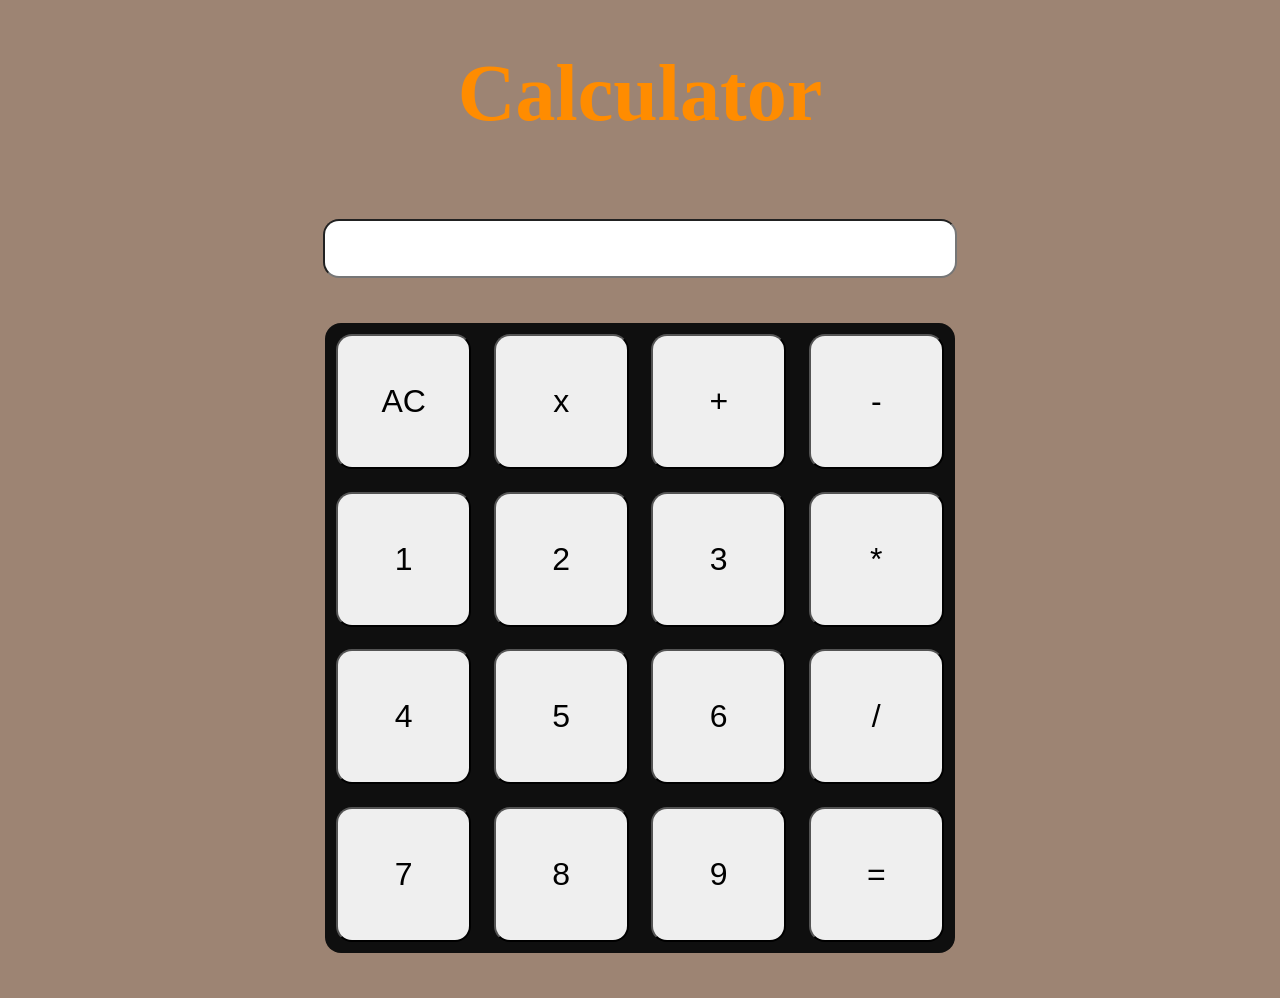
<file: Level-1/Calculator/index.html>
<!DOCTYPE html>
<html lang="en">
<head>
    <meta charset="UTF-8">
    <meta name="viewport" content="width=device-width, initial-scale=1.0">
    <title>Calculator</title>
    <link rel="stylesheet" href="calculator.css">
</head>
<body>
    <div class="heading">
        <h1>Calculator</h1>
        <div class="input"><input type="text"></div>
        <div class="container">
            <div class="calculator">
                
                <button class="box">AC</button>
                <button class="box">x</button>
                <button class="box">+</button>
                <button class="box">-</button>
                <button class="box">1</button>
                <button class="box">2</button>
                <button class="box">3</button>
                <button class="box">*</button>
                <button class="box">4</button>
                <button class="box">5</button>
                <button class="box">6</button>
                <button class="box">/</button>
                <button class="box">7</button>
                <button class="box">8</button>
                <button class="box">9</button>
                <button class="box">=</button>
            </div>

        </div>
    </div>
    <script src="calculator.js"></script>
</body>
</html>
</file>
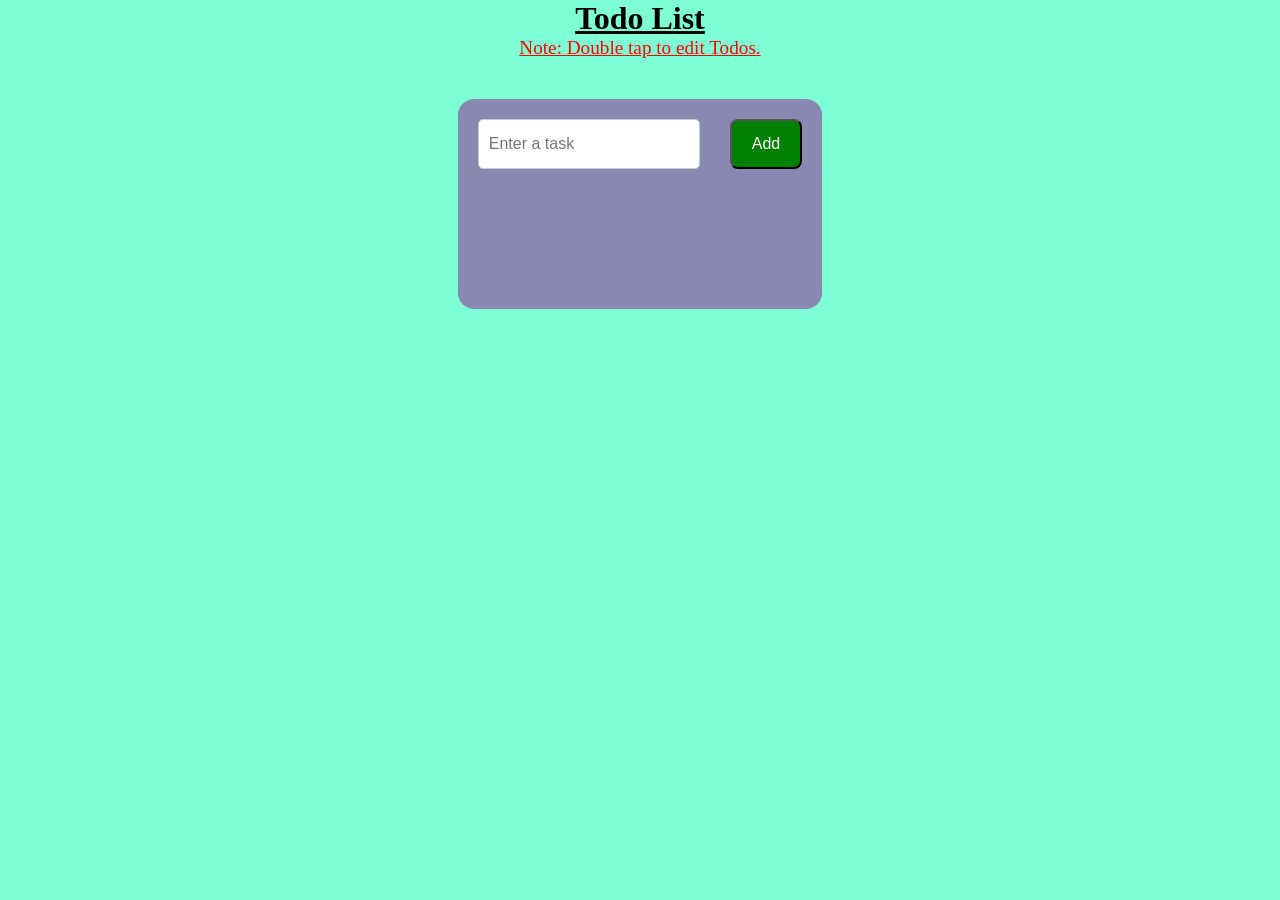
<file: Level-1/TodoList/index.html>
<!DOCTYPE html>
<html lang="en">
<head>
    <meta charset="UTF-8">
    <meta name="viewport" content="width=device-width, initial-scale=1.0">
    <title>Todo List</title>
    <link rel="stylesheet" href="todo.css">
</head>
<body>
    <h1>Todo List</h1>
    <p>Note: Double tap to edit Todos.</p>
    <div class="main">

        <div class="container">
            <div class="todo">
            <input type="text" id="todoInput" placeholder="Enter a task">
            <button id="addTodoButton">Add</button>
        </div>

        <div class="items">

            <div id="todoList">
                 
            </div>
            
        </div>
    </div>
    <script src="todo.js"></script>
</body>
</html>
</file>
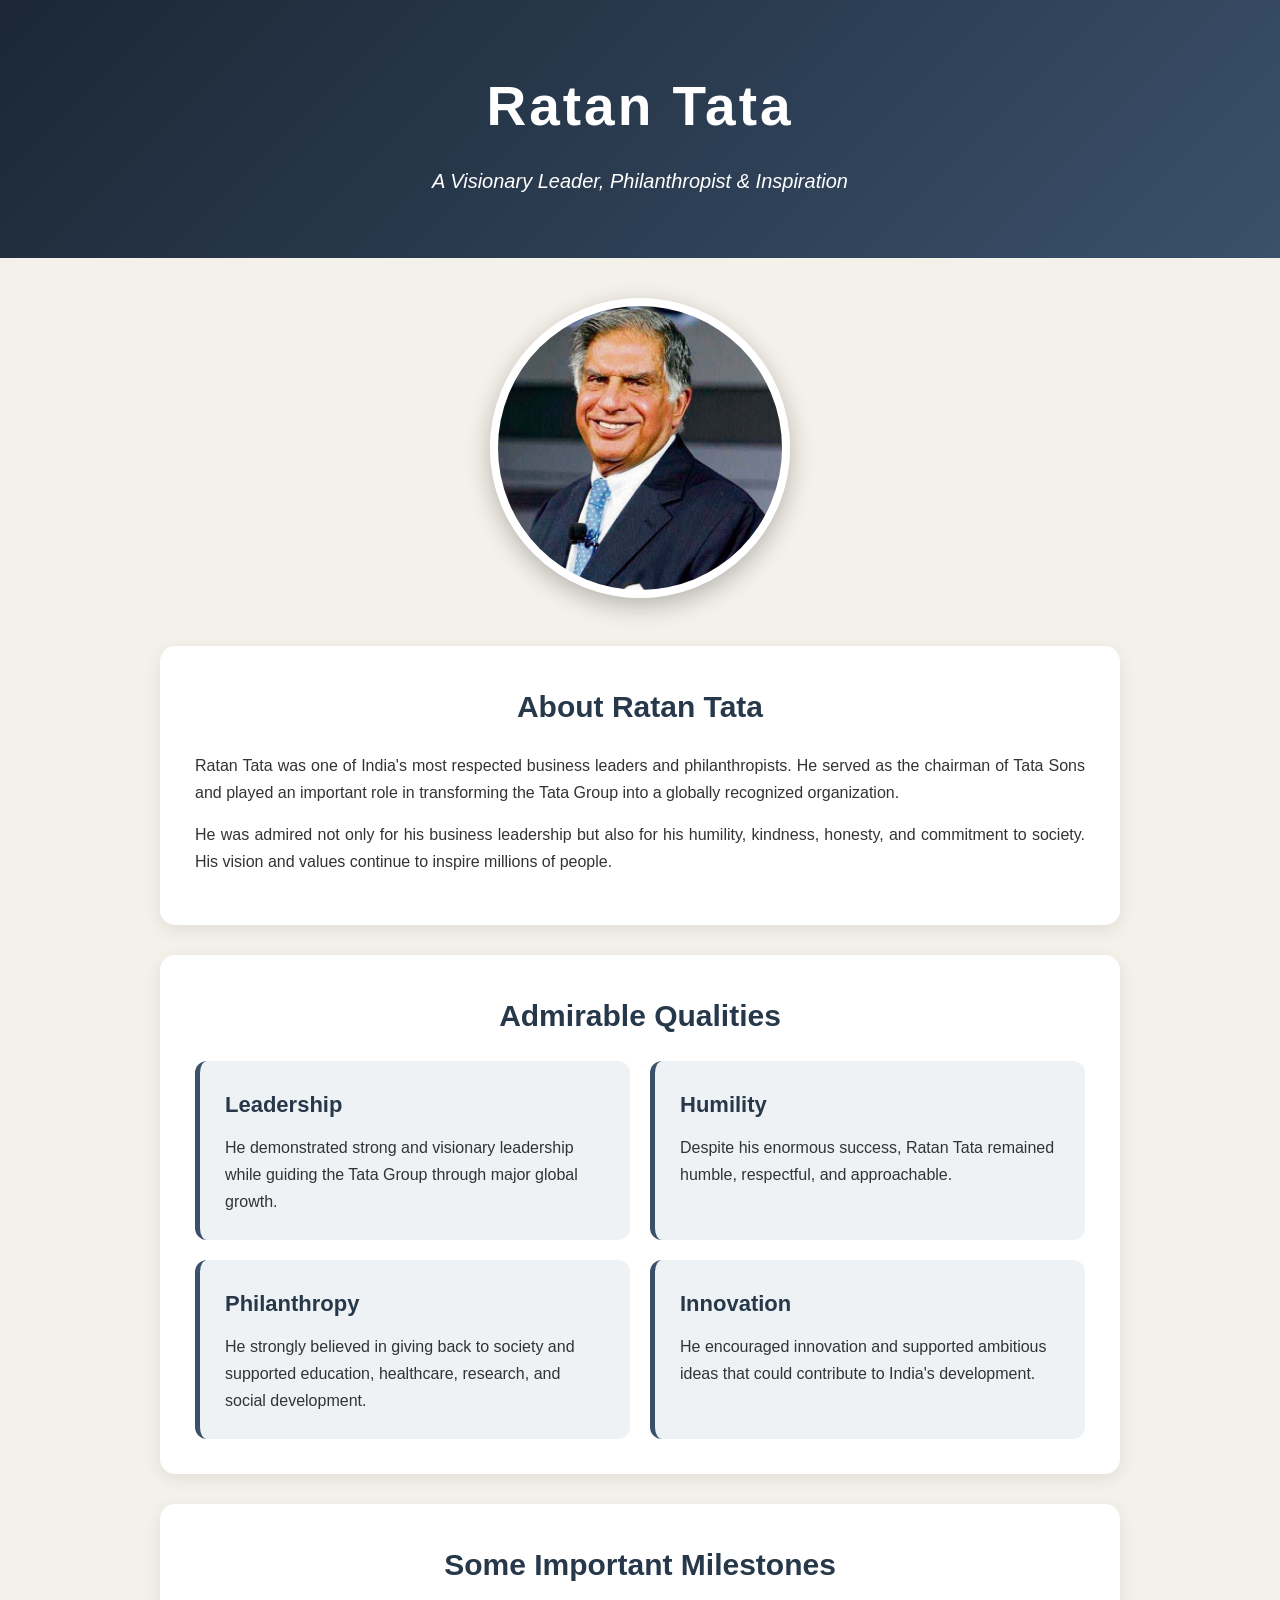
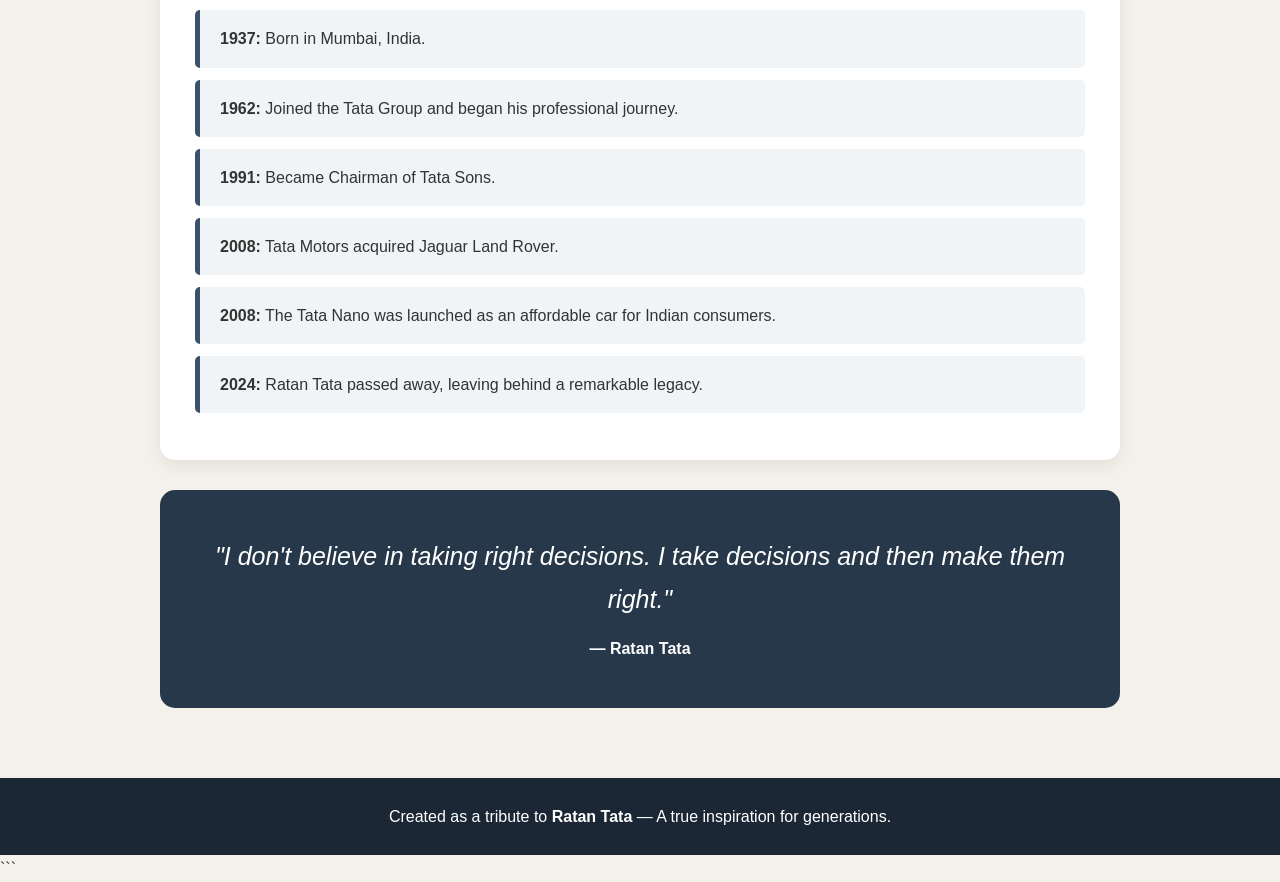
<file: Level-2/Tribute-Page/index.html>
<!DOCTYPE html>
<html lang="en">
<head>
    <meta charset="UTF-8">
    <meta name="viewport" content="width=device-width, initial-scale=1.0">

    <title>Tribute to Ratan Tata</title>

    <link rel="stylesheet" href="style.css">
</head>

<body>

    <!-- Header Section -->
    <header>
        <h1>Ratan Tata</h1>
        <p>A Visionary Leader, Philanthropist & Inspiration</p>
    </header>

    <!-- Main Section -->
    <main>

        <!-- Image Section -->
        <section class="hero">
            <img src="ratan-tata.jpg" alt="Ratan Tata">
        </section>

        <!-- Introduction -->
        <section class="content">
            <h2>About Ratan Tata</h2>

            <p>
                Ratan Tata was one of India's most respected business leaders
                and philanthropists. He served as the chairman of Tata Sons
                and played an important role in transforming the Tata Group
                into a globally recognized organization.
            </p>

            <p>
                He was admired not only for his business leadership but also
                for his humility, kindness, honesty, and commitment to society.
                His vision and values continue to inspire millions of people.
            </p>
        </section>

        <!-- Qualities Section -->
        <section class="qualities">
            <h2>Admirable Qualities</h2>

            <div class="cards">

                <div class="card">
                    <h3>Leadership</h3>
                    <p>
                        He demonstrated strong and visionary leadership while
                        guiding the Tata Group through major global growth.
                    </p>
                </div>

                <div class="card">
                    <h3>Humility</h3>
                    <p>
                        Despite his enormous success, Ratan Tata remained
                        humble, respectful, and approachable.
                    </p>
                </div>

                <div class="card">
                    <h3>Philanthropy</h3>
                    <p>
                        He strongly believed in giving back to society and
                        supported education, healthcare, research, and social
                        development.
                    </p>
                </div>

                <div class="card">
                    <h3>Innovation</h3>
                    <p>
                        He encouraged innovation and supported ambitious ideas
                        that could contribute to India's development.
                    </p>
                </div>

            </div>
        </section>

        <!-- Achievements -->
        <section class="timeline">
            <h2>Some Important Milestones</h2>

            <ul>
                <li><strong>1937:</strong> Born in Mumbai, India.</li>

                <li>
                    <strong>1962:</strong> Joined the Tata Group and began
                    his professional journey.
                </li>

                <li>
                    <strong>1991:</strong> Became Chairman of Tata Sons.
                </li>

                <li>
                    <strong>2008:</strong> Tata Motors acquired Jaguar Land
                    Rover.
                </li>

                <li>
                    <strong>2008:</strong> The Tata Nano was launched as an
                    affordable car for Indian consumers.
                </li>

                <li>
                    <strong>2024:</strong> Ratan Tata passed away, leaving
                    behind a remarkable legacy.
                </li>
            </ul>
        </section>

        <!-- Quote -->
        <section class="quote">
            <blockquote>
                "I don't believe in taking right decisions. I take decisions
                and then make them right."
            </blockquote>

            <p>— Ratan Tata</p>
        </section>

    </main>

    <!-- Footer -->
    <footer>
        <p>
            Created as a tribute to <strong>Ratan Tata</strong> —
            A true inspiration for generations.
        </p>
    </footer>

</body>
</html>
```
</file>
<file: Level-1/Calculator/calculator.css>
* {
  margin: 0;
  padding: 0;
}
body {
  text-align: center;
  background-color: rgb(157, 132, 115);
}

h1{
  font-size: 5rem;
  color: darkorange;
  text-decoration: dashed;
  padding: 3rem;


}

input {
  font-size: 2rem;
  margin-top: 2rem;
  width: 70vmin;
  border-radius: 1rem;
  font-size: 3rem;
}
.container {
  display: flex;
  justify-content: center;
  align-items: center;
  height: 80vh;
}
.calculator {
  display: flex;
  justify-content: center;
  align-items: center;
  flex-wrap: wrap;
  height: 70vmin;
  width: 70vmin;
  background-color: rgb(15, 15, 15);
  border-radius: 1rem;
}
.box {
  height: 15vmin;
  width: 15vmin;
  border-radius: 1rem;
  margin: auto;
  font-size: 2rem;
}
.box:hover {
  cursor: pointer;
  transform: translateY(-5px);
  color: rgb(231, 92, 17);
  background-color: rgb(120, 212, 27);
}
</file>
<file: Level-1/TodoList/todo.css>
*{
    margin: 0;
    padding: 0;
}
body{
    background-color: aquamarine;
    align-content: center;
    align-items: center;
}

h1{
    text-align: center;
    text-decoration: underline;
}
p{
    color: red;
    text-align: center;
    text-decoration: underline;
    font-size: 1.2rem;
}

.main{
    display: flex;
    justify-content: center;
}

.container{
    border:2px solid black;    
    justify-content: space-between;
    background-color: rgb(136, 136, 176);
    align-items: center;
    width:auto;
    border-radius: 1rem;
    border: none;
    
}

#todoInput{
    width: 80%;
    padding: 10px;
    font-size: 1rem;
    border-radius: 5px;
    border: 1px solid #ccc;
}
#addTodoButton{
    background-color: green;
    color: white;
    font-size: 1rem;
    border: radius 0.5em;rem ;
    padding: 10px 20px;
    cursor: pointer;
}


#todoList{
    align-items: center;
    margin:30px 20px;
    padding: 20px;
}

input[type="checkbox"] {
    margin-right: 10px;
    transform: scale(1.5);
}

button{
    background-color: red;
    color: white;
    padding: 15px 25px;
    border-radius: 0.5rem;
    margin-left: 30px;
}

div{
    
    justify-content: space-evenly;
    font-size: 2rem;
    margin: 20px;

}
.todo{
    height: 50px;
    display: flex;
    justify-content: space-evenly;
}
.items{
    display: flex;
    justify-content: center;
    align-items: center;

}


checkbox{
    font-size: 2rem;
}
</file>
<file: Level-2/Tribute-Page/style.css>
* {
    margin: 0;
    padding: 0;
    box-sizing: border-box;
}

body {
    font-family: Arial, sans-serif;
    background: #f4f1ea;
    color: #333;
    line-height: 1.7;
}

/* Header */
header {
    background: linear-gradient(135deg, #1b2735, #3a506b);
    color: white;
    text-align: center;
    padding: 60px 20px;
}

header h1 {
    font-size: 55px;
    letter-spacing: 3px;
    margin-bottom: 10px;
}

header p {
    font-size: 20px;
    font-style: italic;
}

/* Main */
main {
    max-width: 1000px;
    margin: auto;
    padding: 40px 20px;
}

/* Hero Image */
.hero {
    text-align: center;
    margin-bottom: 40px;
}

.hero img {
    width: 300px;
    height: 300px;
    object-fit: cover;
    border-radius: 50%;
    border: 8px solid white;
    box-shadow: 0 8px 25px rgba(0, 0, 0, 0.25);
}

/* Content Sections */
.content,
.qualities,
.timeline {
    background: white;
    padding: 35px;
    margin-bottom: 30px;
    border-radius: 15px;
    box-shadow: 0 5px 18px rgba(0, 0, 0, 0.08);
}

h2 {
    color: #26384a;
    font-size: 30px;
    margin-bottom: 20px;
    text-align: center;
}

/* Paragraph */
.content p {
    margin-bottom: 15px;
    text-align: justify;
}

/* Quality Cards */
.cards {
    display: grid;
    grid-template-columns: repeat(2, 1fr);
    gap: 20px;
}

.card {
    background: #eef2f5;
    padding: 25px;
    border-radius: 12px;
    border-left: 5px solid #3a506b;
    transition: 0.3s;
}

.card:hover {
    transform: translateY(-7px);
    box-shadow: 0 8px 20px rgba(0, 0, 0, 0.15);
}

.card h3 {
    color: #26384a;
    margin-bottom: 10px;
    font-size: 22px;
}

/* Timeline */
.timeline ul {
    list-style: none;
    padding: 0;
}

.timeline li {
    background: #f1f4f6;
    margin: 12px 0;
    padding: 15px 20px;
    border-left: 5px solid #3a506b;
    border-radius: 5px;
}

/* Quote */
.quote {
    background: #26384a;
    color: white;
    text-align: center;
    padding: 45px 25px;
    margin-bottom: 30px;
    border-radius: 15px;
}

.quote blockquote {
    font-size: 25px;
    font-style: italic;
    margin-bottom: 15px;
}

.quote p {
    font-weight: bold;
}

/* Footer */
footer {
    background: #1b2735;
    color: white;
    text-align: center;
    padding: 25px;
}

/* Responsive Design */
@media (max-width: 700px) {

    header h1 {
        font-size: 40px;
    }

    header p {
        font-size: 16px;
    }

    .hero img {
        width: 220px;
        height: 220px;
    }

    .cards {
        grid-template-columns: 1fr;
    }

    .content,
    .qualities,
    .timeline {
        padding: 25px;
    }

    .quote blockquote {
        font-size: 20px;
    }
}
</file>
